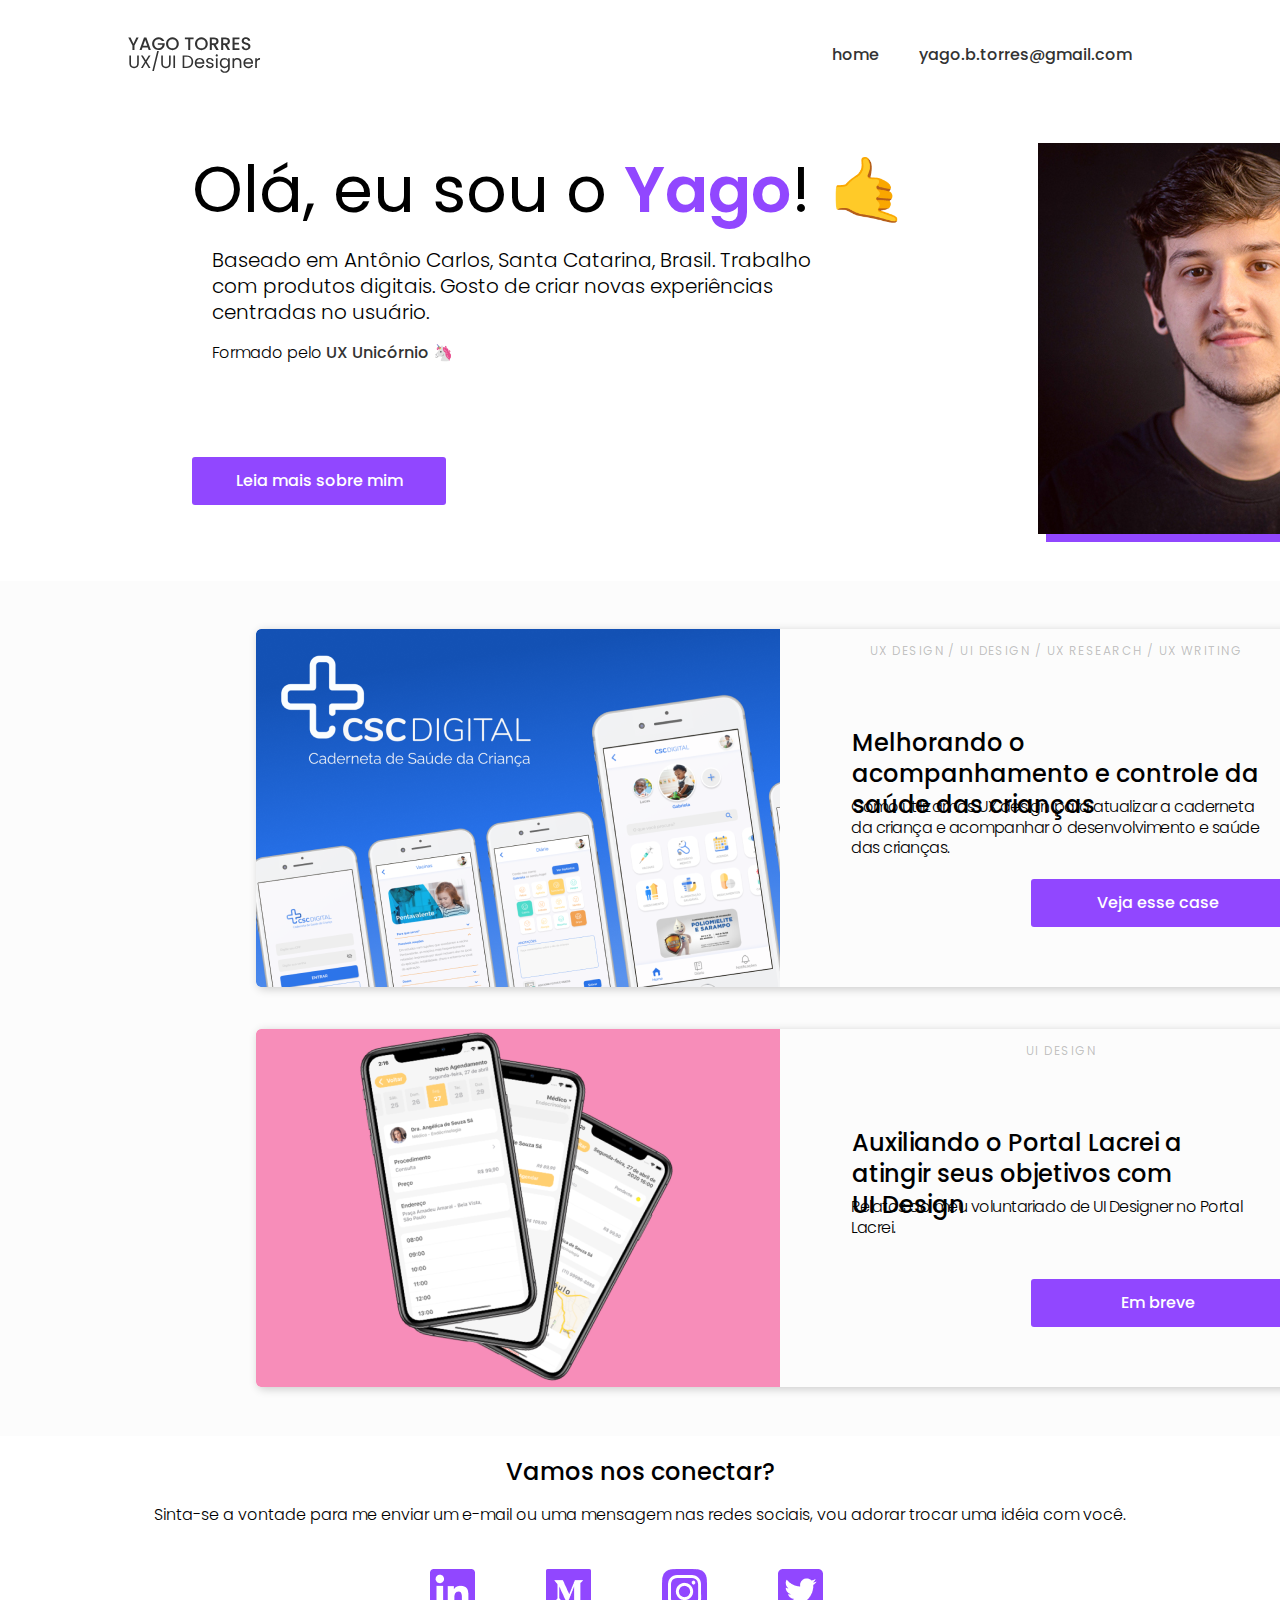
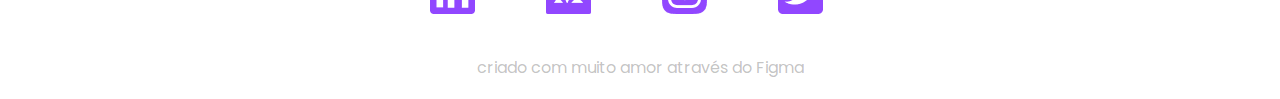
<file: index.html>
<html lang="pt-br">

<head>
    <meta charset="UTF-8">
    <meta http-equiv="X-UA-Compatible" content="IE=edge">
    <meta name="viewport" content="width=device-width, initial-scale=1.0">
    <title>Yago Torres - UX/UI Designer</title>
    <link rel="stylesheet" href=".//assets/css/normalize.css">
    <link rel="stylesheet" href=".//assets/css/style.css">
    <link rel="preconnect" href="https://fonts.gstatic.com">
    <link href="https://fonts.googleapis.com/css2?family=Poppins:ital,wght@0,100;0,200;0,300;0,400;0,500;0,600;0,700;0,800;0,900;1,100;1,200;1,300;1,400;1,500;1,600;1,700;1,800;1,900&display=swap" rel="stylesheet">

    <!-- Global site tag (gtag.js) - Google Analytics -->
    <script async src="https://www.googletagmanager.com/gtag/js?id=G-HQQ83TE7GB"></script>
    <script>
        window.dataLayer = window.dataLayer || [];
        function gtag() { dataLayer.push(arguments); }
        gtag('js', new Date());

        gtag('config', 'G-HQQ83TE7GB');
    </script>
    <!-- Hotjar Tracking Code for https://meu-portfolio-red.vercel.app -->
<script>
    (function(h,o,t,j,a,r){
        h.hj=h.hj||function(){(h.hj.q=h.hj.q||[]).push(arguments)};
        h._hjSettings={hjid:2372384,hjsv:6};
        a=o.getElementsByTagName('head')[0];
        r=o.createElement('script');r.async=1;
        r.src=t+h._hjSettings.hjid+j+h._hjSettings.hjsv;
        a.appendChild(r);
    })(window,document,'https://static.hotjar.com/c/hotjar-','.js?sv=');
</script>

</head>

<body>
    <header>
        <a class="logo" href="index.html"> <img src="assets/img/title.svg" alt="Yago Torres UX/UI Designer"> </a>
        <nav>
            <ul class="nav__links">
                <li><a href="index.html">home</a></li>
                <li><a href="mailto:yago.b.torres@gmail.com">yago.b.torres@gmail.com</a></li>
            </ul>
        </nav>
    </header>

    <main class="intro">
        <h1>Olá, eu sou o <span>Yago</span>! &#x1F919;</h1>
        <p>Baseado em Antônio Carlos, Santa Catarina, Brasil. Trabalho com produtos digitais. Gosto de criar novas experiências centradas no usuário.</p>
        <p class="unicornio">Formado pelo <a href="http://www.uxunicornio.com.br" target="_blank">UX Unicórnio</a> &#x1F984</p>
        <div class="foto"><img src="assets/img/yago_01.jpg" alt="Yago Torres"></div>
        <a href="sobre-mim.html"><button>Leia mais sobre mim</button></a>
    </main>

    <section class="works">
        <div class="work-1">
            <img src="assets/img/csc_digital_01.png" alt="CSC Digital">
            <small>UX DESIGN / UI DESIGN / UX RESEARCH / UX WRITING</small>
            <h3>Melhorando o acompanhamento e controle da saúde das crianças</h3>
            <p>Como utilizamos UX design para atualizar a caderneta da criança e acompanhar o desenvolvimento e saúde das crianças.</p>
            <a href="case-csc.html"><button>Veja esse case</button></a>
        </div>
        <div class="work-2">
            <img src="assets/img/lacrei_saude.png" alt="Lacrei Saúde">
            <small>UI DESIGN</small>
            <h3>Auxiliando o Portal Lacrei a atingir seus objetivos com UI Design</h3>
            <p>Relatos do meu voluntariado de UI Designer no Portal Lacrei.</p>
            <button>Em breve</button>
        </div>
    </section>

    <footer>
        <h3>Vamos nos conectar?</h3>
        <p>Sinta-se a vontade para me enviar um e-mail ou uma mensagem nas redes sociais, vou adorar trocar uma idéia com você.</p>
        <ul>
            <li><a href="https://www.linkedin.com/in/yagotorres/"><img src="assets/img/linkedin.png" alt="Linkedin"></a></li>
            <li><a href="https://yagotoorres.medium.com/"><img src="assets/img/medium.png" alt="Medium"></a></li>
            <li><a href="https://www.instagram.com/yag0torres/"><img src="assets/img/instagram.png" alt="Instagram"></a></li>
            <li><a href="https://twitter.com/yagotorres__/"><img src="assets/img/twitter.png" alt="Twitter"></a></li>
        </ul>
        <small>criado com muito amor através do Figma</small>
    </footer>
</body>

</html>
</file>
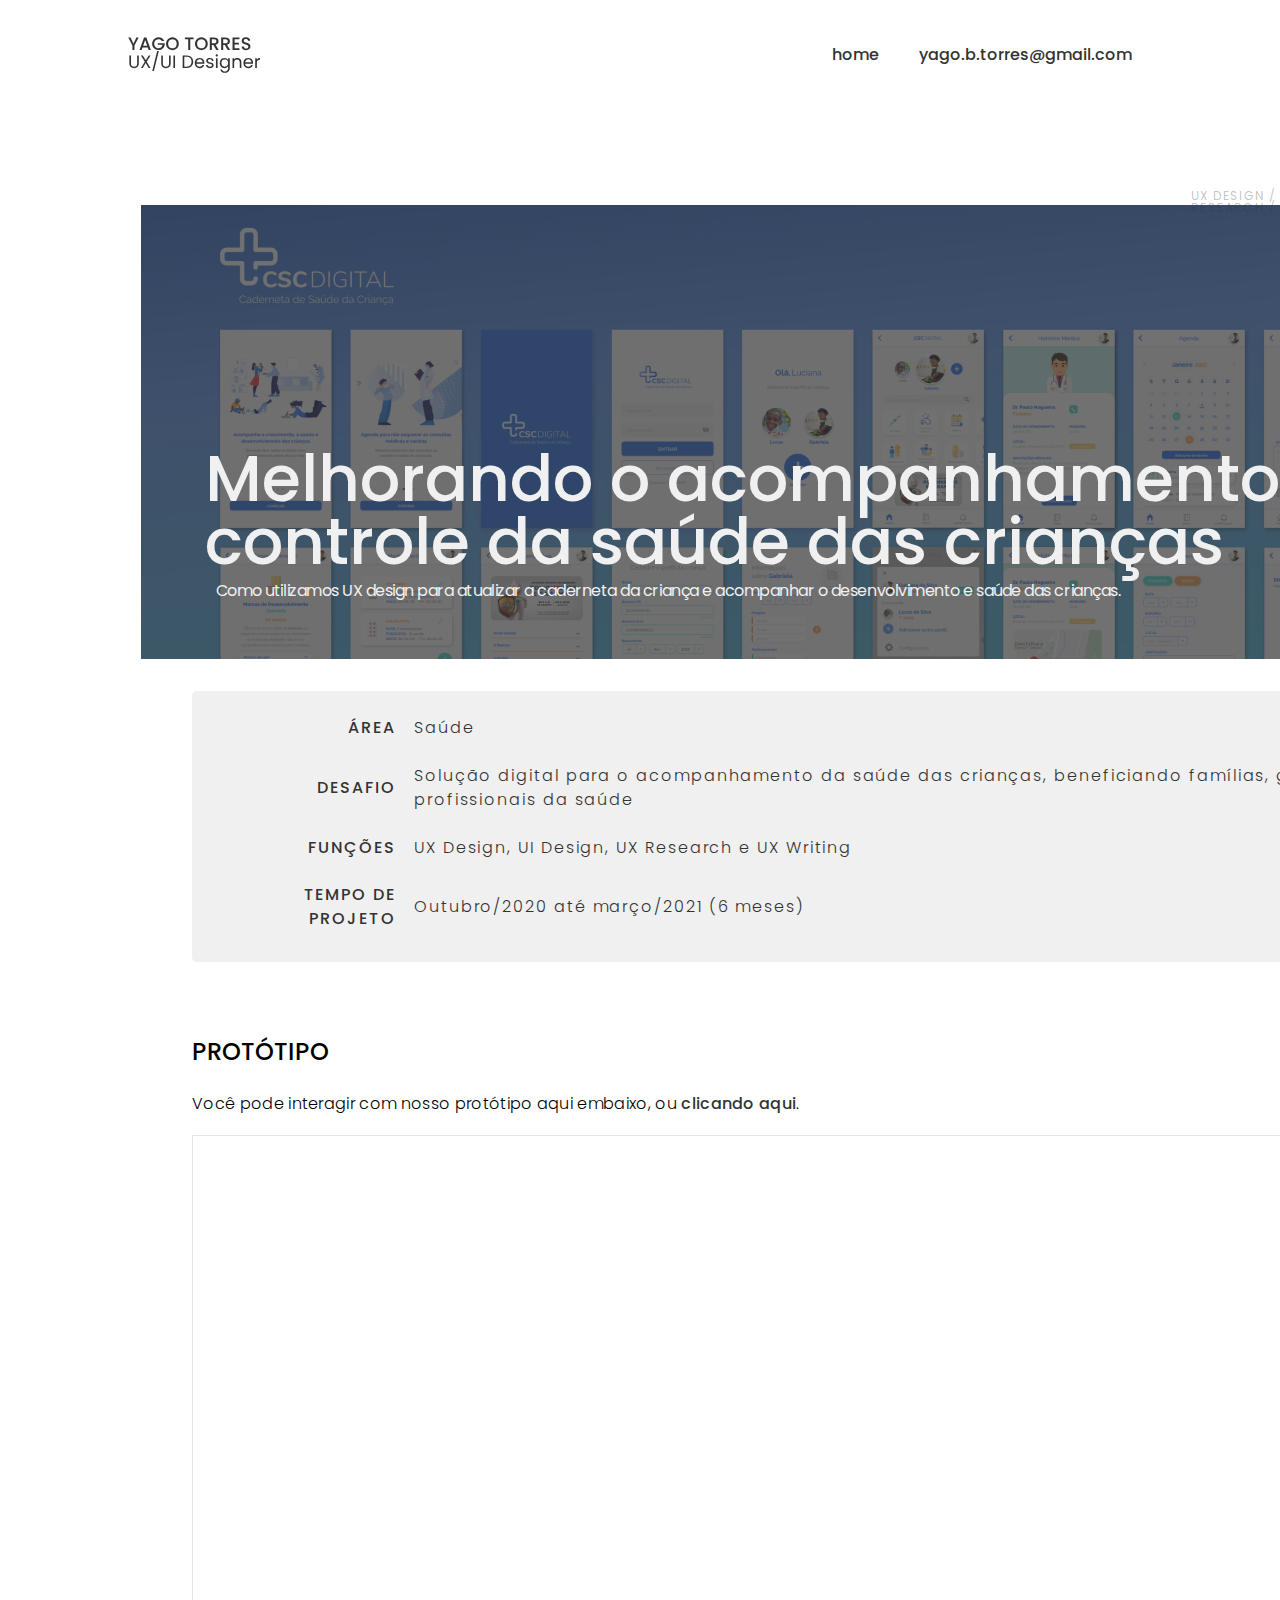
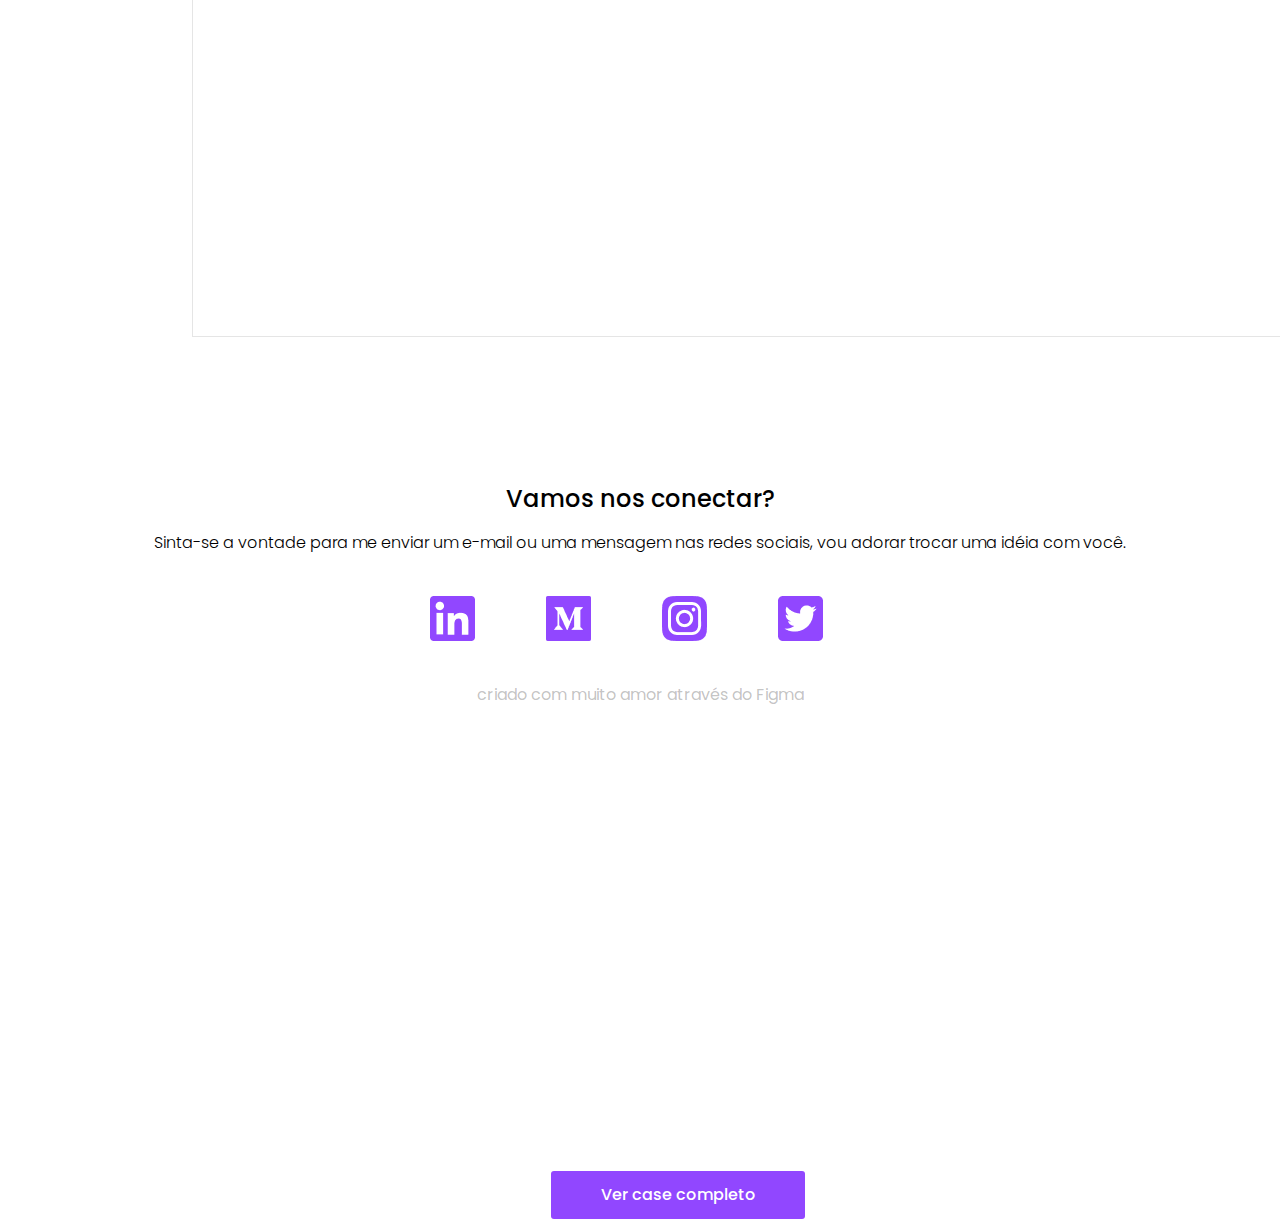
<file: case-csc.html>
<html lang="pt-br">

<head>
  <meta charset="UTF-8">
  <meta http-equiv="X-UA-Compatible" content="IE=edge">
  <meta name="viewport" content="width=device-width, initial-scale=1.0">
  <title>CSC Digital - Yago Torres - UX/UI Designer</title>
  <link rel="stylesheet" href=".//assets/css/normalize.css">
  <link rel="stylesheet" href=".//assets/css/style.css">
  <link rel="preconnect" href="https://fonts.gstatic.com">
  <link href="https://fonts.googleapis.com/css2?family=Poppins:ital,wght@0,100;0,200;0,300;0,400;0,500;0,600;0,700;0,800;0,900;1,100;1,200;1,300;1,400;1,500;1,600;1,700;1,800;1,900&display=swap" rel="stylesheet">
  <!-- Global site tag (gtag.js) - Google Analytics -->
  <script async src="https://www.googletagmanager.com/gtag/js?id=G-HQQ83TE7GB"></script>
  <script>
    window.dataLayer = window.dataLayer || [];
    function gtag() { dataLayer.push(arguments); }
    gtag('js', new Date());

    gtag('config', 'G-HQQ83TE7GB');
  </script>
  <!-- Hotjar Tracking Code for https://meu-portfolio-red.vercel.app -->
<script>
  (function(h,o,t,j,a,r){
      h.hj=h.hj||function(){(h.hj.q=h.hj.q||[]).push(arguments)};
      h._hjSettings={hjid:2372384,hjsv:6};
      a=o.getElementsByTagName('head')[0];
      r=o.createElement('script');r.async=1;
      r.src=t+h._hjSettings.hjid+j+h._hjSettings.hjsv;
      a.appendChild(r);
  })(window,document,'https://static.hotjar.com/c/hotjar-','.js?sv=');
</script>

</head>

<body>
  <header>
    <a class="logo" href="index.html"> <img src="assets/img/title.svg" alt="Yago Torres UX/UI Designer"> </a>
    <nav>
      <ul class="nav__links">
        <li><a href="index.html">home</a></li>
        <li><a href="mailto:yago.b.torres@gmail.com">yago.b.torres@gmail.com</a></li>
      </ul>
    </nav>
  </header>

  <main class="header">
    <small>UX DESIGN / UI DESIGN / UX RESEARCH / UX WRITING</small>
    <img src="assets/img/alta_fidelidade1.png" alt="CSC Digital">
    <h1>Melhorando o acompanhamento e controle da saúde das crianças</h1>
    <p>Como utilizamos UX design para atualizar a caderneta da criança e acompanhar o desenvolvimento e saúde das crianças.</p>
    <table>
      <tr>
        <td class="title">ÁREA</td>
        <td>Saúde</td>
      </tr>
      <tr>
        <td class="title">DESAFIO</td>
        <td>Solução digital para o acompanhamento da saúde das crianças, beneficiando famílias, governo e profissionais da saúde</td>
      </tr>
      <tr>
        <td class="title">FUNÇÕES</td>
        <td>UX Design, UI Design, UX Research e UX Writing</td>
      </tr>
      <tr>
        <td class="title">TEMPO DE PROJETO</td>
        <td>Outubro/2020 até março/2021 (6 meses)</td>
      </tr>
    </table>
  </main>

  <section class="prototipo">
    <h3>PROTÓTIPO</h3>
    <p>Você pode interagir com nosso protótipo aqui embaixo, ou <a href="https://www.figma.com/proto/0mdVv36aPa3OoY6AHhnpCa/CSC-Digital-1?node-id=346%3A1073&scaling=scale-down" target="_blank">clicando aqui</a>.</p>
    <iframe style="border: 1px solid rgba(0, 0, 0, 0.1);" width="1294" height="800" src="https://www.figma.com/embed?embed_host=share&url=https%3A%2F%2Fwww.figma.com%2Fproto%2F0mdVv36aPa3OoY6AHhnpCa%2FCSC-Digital-vs1%3Fnode-id%3D2375%253A11418%26viewport%3D590%252C-341%252C0.1490940898656845%26scaling%3Dscale-down%26page-id%3D2375%253A7699" allowfullscreen></iframe>
    <a class="btn-case" href="https://yagotoorres.medium.com/melhorando-o-acompanhamento-e-controle-da-saúde-das-crianças-d7d3659808d2" target="_blank"><button>Ver case completo</button></a>
  </section>

  <footer class="footer">
    <h3>Vamos nos conectar?</h3>
    <p>Sinta-se a vontade para me enviar um e-mail ou uma mensagem nas redes sociais, vou adorar trocar uma idéia com você.</p>
    <ul>
      <li><a href="https://www.linkedin.com/in/yagotorres/"><img src="assets/img/linkedin.png" alt="Linkedin"></a></li>
      <li><a href="https://yagotoorres.medium.com/"><img src="assets/img/medium.png" alt="Medium"></a></li>
      <li><a href="https://www.instagram.com/yag0torres/"><img src="assets/img/instagram.png" alt="Instagram"></a></li>
      <li><a href="https://twitter.com/yagotorres__/"><img src="assets/img/twitter.png" alt="Twitter"></a></li>
    </ul>
    <small>criado com muito amor através do Figma</small>
  </footer>
</body>

</html>
</file>
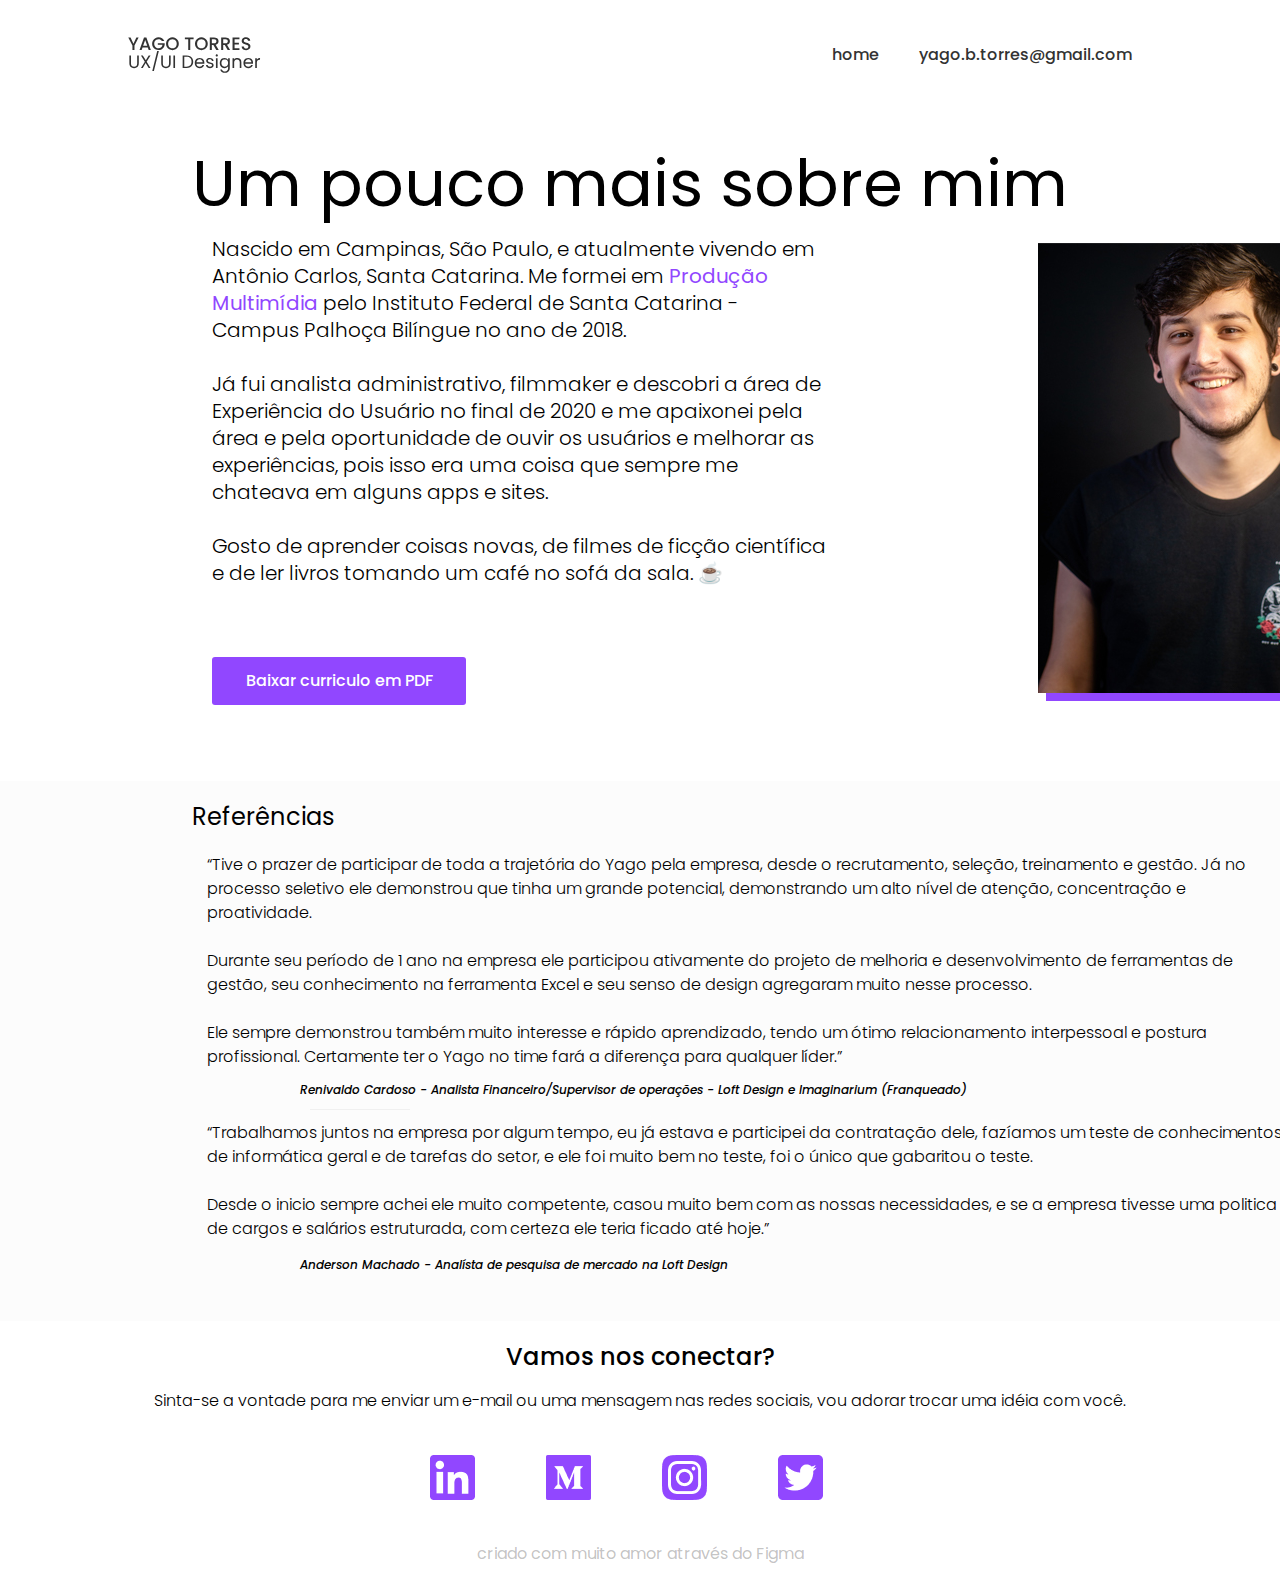
<file: sobre-mim.html>
<html lang="pt-br">

<head>
    <meta charset="UTF-8">
    <meta http-equiv="X-UA-Compatible" content="IE=edge">
    <meta name="viewport" content="width=device-width, initial-scale=1.0">
    <title>Sobre mim - Yago Torres - UX/UI Designer</title>
    <link rel="stylesheet" href=".//assets/css/normalize.css">
    <link rel="stylesheet" href=".//assets/css/style.css">
    <link rel="preconnect" href="https://fonts.gstatic.com">
    <link href="https://fonts.googleapis.com/css2?family=Poppins:ital,wght@0,100;0,200;0,300;0,400;0,500;0,600;0,700;0,800;0,900;1,100;1,200;1,300;1,400;1,500;1,600;1,700;1,800;1,900&display=swap" rel="stylesheet">
<!-- Global site tag (gtag.js) - Google Analytics -->
<script async src="https://www.googletagmanager.com/gtag/js?id=G-HQQ83TE7GB"></script>
<script>
  window.dataLayer = window.dataLayer || [];
  function gtag(){dataLayer.push(arguments);}
  gtag('js', new Date());

  gtag('config', 'G-HQQ83TE7GB');
</script>
<!-- Hotjar Tracking Code for https://meu-portfolio-red.vercel.app -->
<script>
    (function(h,o,t,j,a,r){
        h.hj=h.hj||function(){(h.hj.q=h.hj.q||[]).push(arguments)};
        h._hjSettings={hjid:2372384,hjsv:6};
        a=o.getElementsByTagName('head')[0];
        r=o.createElement('script');r.async=1;
        r.src=t+h._hjSettings.hjid+j+h._hjSettings.hjsv;
        a.appendChild(r);
    })(window,document,'https://static.hotjar.com/c/hotjar-','.js?sv=');
</script>

</head>

<body>
    <header>
        <a class="logo" href="index.html"> <img src="assets/img/title.svg" alt="Yago Torres UX/UI Designer"> </a>
        <nav>
            <ul class="nav__links">
                <li><a href="index.html">home</a></li>
                <li><a href="mailto:yago.b.torres@gmail.com">yago.b.torres@gmail.com</a></li>
            </ul>
        </nav>
    </header>

    <main class="sobre">
        <h1>Um pouco mais sobre mim</h1>
        <p>Nascido em Campinas, São Paulo, e atualmente vivendo em Antônio Carlos, Santa Catarina. Me formei em <span>Produção Multimídia</span> pelo Instituto Federal de Santa Catarina - Campus Palhoça Bilíngue no ano de 2018.<br><br>
            Já fui analista administrativo, filmmaker e descobri a área de Experiência do Usuário no final de 2020 e me apaixonei pela área e pela oportunidade de ouvir os usuários e melhorar as experiências, pois isso era uma coisa que sempre me chateava em alguns apps e sites.<br><br>
            Gosto de aprender coisas novas, de filmes de ficção científica e de ler livros tomando um café no sofá da sala. &#x2615</p>
        <div><img src="assets/img/yago_02.jpg" alt="Yago Torres"></div>
        <a href="assets/arquivos/Yago Torres.pdf" download="Yago Torres.pdf"><button>Baixar curriculo em PDF</button></a>
    </main>

    <section class="referencias">
        <h3>Referências</h3>
        <blockquote class="renivaldo-quote">“Tive o prazer de participar de toda a trajetória do Yago pela empresa, desde o recrutamento, seleção, treinamento e gestão. Já no processo seletivo ele demonstrou que tinha um grande potencial, demonstrando um alto nível de atenção, concentração e proatividade.<br><br>
            Durante seu período de 1 ano na empresa ele participou ativamente do projeto de melhoria e desenvolvimento de ferramentas de gestão, seu conhecimento na ferramenta Excel e seu senso de design agregaram muito nesse processo.<br><br>
            Ele sempre demonstrou também muito interesse e rápido aprendizado, tendo um ótimo relacionamento interpessoal e postura profissional. Certamente ter o Yago no time fará a diferença para qualquer líder.”</blockquote>
        <cite class="renivaldo-cite">Renivaldo Cardoso - Analista Financeiro/Supervisor de operações - Loft Design e Imaginarium (Franqueado)</cite>

        <blockquote class="anderson-quote">“Trabalhamos juntos na empresa por algum tempo, eu já estava e participei da contratação dele, fazíamos um teste de conhecimentos de informática geral e de tarefas do setor, e ele foi muito bem no teste, foi o único que gabaritou o teste.<br><br>
            Desde o inicio sempre achei ele muito competente, casou muito bem com as nossas necessidades, e se a empresa tivesse uma politica de cargos e salários estruturada, com certeza ele teria ficado até hoje.”</blockquote>
        <cite class="anderson-cite">Anderson Machado - Analísta de pesquisa de mercado na Loft Design</cite>
    </section>

    <footer>
        <h3>Vamos nos conectar?</h3>
        <p>Sinta-se a vontade para me enviar um e-mail ou uma mensagem nas redes sociais, vou adorar trocar uma idéia com você.</p>
        <ul>
            <li><a href="https://www.linkedin.com/in/yagotorres/"><img src="assets/img/linkedin.png" alt="Linkedin"></a></li>
            <li><a href="https://yagotoorres.medium.com/"><img src="assets/img/medium.png" alt="Medium"></a></li>
            <li><a href="https://www.instagram.com/yag0torres/"><img src="assets/img/instagram.png" alt="Instagram"></a></li>
            <li><a href="https://twitter.com/yagotorres__/"><img src="assets/img/twitter.png" alt="Twitter"></a></li>
        </ul>
        <small>criado com muito amor através do Figma</small>
    </footer>
</body>

</html>
</file>
<file: assets/css/style.css>
:root {
  --main-color: #9147ff;
  --main-white: #ffffff;
  --main-black: #333333;
}

* {
  font-family: "Poppins", Arial, Helvetica, sans-serif;
}

/* -----------------------------------------------
INDEX
-------------------------------------------------- */

/* HEADER */

header {
  display: flex;
  justify-content: space-between;
  align-items: center;
  padding: 30px 10%;
  background: var(--main-white);
  position: sticky;
  top: 0;
  z-index: 1;
}

.logo {
  cursor: pointer;
}

.nav__links,
a {
  font-weight: 500;
  text-decoration: none;
  color: var(--main-black);
}

.nav__links {
  list-style: none;
  display: flex;
}

.nav__links li {
  padding: 0px 20px;
}

.nav__links li a {
  transition: #333333 0.3s ease 0s;
}

.nav__links li a:hover,
a:hover {
  color: var(--main-color);
}

/* INTRO */

.intro {
  margin-left: 15%;
}

main h1 {
  font-weight: 400;
  font-size: 64px;
  margin-bottom: 8px;
}

main h1 span {
  color: var(--main-color);
  font-weight: 600;
}

main p {
  font-weight: 300;
  font-size: 20px;
  width: 614px;
  line-height: 130%;
  padding-left: 20px;
}

.unicornio {
  font-weight: 300;
  line-height: 99%;
  font-size: 16px;
}

.foto {
  position: absolute;
  top: 143px;
  margin-left: 846px;
  box-shadow: 8px 8px 0px 0px rgba(145, 71, 255, 1);
}

.intro button {
  margin-top: 80px;
  width: 254px;
  height: 48px;
  background: var(--main-color);
  color: var(--main-white);
  font-weight: 500;
  font-size: 16px;
  line-height: 99%;
  border-radius: 3px;
  border: none;
  cursor: pointer;
}

.intro button:hover {
  background: rgba(145, 71, 255, 0.9);
}

/* WORKS */

.works {
  position: relative;
  margin-top: 76px;
  background: #fcfcfc;
  height: 855px;
}

.work-1 {
  position: absolute;
  top: 48px;
  margin-left: 20%;
  width: 1078px;
  height: 358px;
  box-shadow: 2px 2px 10px 0px rgba(0, 0, 0, 0.2);
  border-radius: 5px;
}

.work-1 img {
  border-radius: 5px 0px 0px 5px;
}

.work-1 small {
  position: absolute;
  font-weight: 400;
  letter-spacing: 0.12em;
  color: rgba(51, 51, 51, 0.3);
  font-size: 12px;
  line-height: 99%;
  text-align: center;
  top: 16px;
  left: 614px;
}

.work-1 h3 {
  position: absolute;
  font-weight: 500;
  font-size: 24px;
  line-height: 130%;
  left: 596px;
  top: 74px;
  width: 413px;
  height: 63px;
}

.work-1 p {
  position: absolute;
  font-weight: 300;
  font-size: 16px;
  line-height: 130%;
  letter-spacing: -0.03em;
  left: 595px;
  top: 144px;
  padding-top: 8px;
  width: 412px;
  height: 62px;
}

.work-1 button {
  position: absolute;
  top: 200px;
  left: 775px;
  width: 254px;
  height: 48px;
  background: var(--main-color);
  color: var(--main-white);
  font-weight: 500;
  font-size: 16px;
  line-height: 99%;
  border-radius: 3px;
  border: none;
  cursor: pointer;
  margin-top: 50px;
}

.work-1 button:hover {
  background: rgba(145, 71, 255, 0.9);
}

.work-2 {
  position: absolute;
  top: 448px;
  margin-left: 20%;
  width: 1078px;
  height: 358px;
  box-shadow: 2px 2px 10px 0px rgba(0, 0, 0, 0.2);
  border-radius: 5px;
}

.work-2 img {
  border-radius: 5px 0px 0px 5px;
}

.work-2 small {
  position: absolute;
  font-weight: 400;
  letter-spacing: 0.12em;
  color: rgba(51, 51, 51, 0.3);
  font-size: 12px;
  line-height: 99%;
  text-align: center;
  top: 16px;
  left: 770px;
}

.work-2 h3 {
  position: absolute;
  font-weight: 500;
  font-size: 24px;
  line-height: 130%;
  left: 596px;
  top: 74px;
  width: 412px;
  height: 62px;
}

.work-2 p {
  position: absolute;
  font-weight: 300;
  font-size: 16px;
  line-height: 130%;
  letter-spacing: -0.03em;
  left: 595px;
  top: 144px;
  padding-top: 8px;
  width: 413px;
  height: 63px;
}

.work-2 button {
  position: absolute;
  top: 200px;
  left: 775px;
  width: 254px;
  height: 48px;
  background: var(--main-color);
  color: var(--main-white);
  font-weight: 500;
  font-size: 16px;
  line-height: 99%;
  border-radius: 3px;
  border: none;
  cursor: pointer;
  margin-top: 50px;
}

.work-2 button:hover {
  background: rgba(145, 71, 255, 0.9);
}

/* FOOTER */

footer {
  margin-top: 24px;
  position: relative;
  text-align: center;
}

footer h3 {
  font-weight: 500;
  font-size: 24px;
  line-height: 99%;
}

footer p {
  font-weight: 300;
  font-size: 16px;
  line-height: 99%;
}

footer ul {
  list-style: none;
}

footer ul li {
  padding: 30px 67px 30px 0;
  display: inline-block;
}

footer small {
  font-weight: 400;
  font-size: 16px;
  line-height: 99%;
  color: rgba(51, 51, 51, 0.3);
  padding-bottom: 20px;
}

/* -----------------------------------------------
SOBRE MIM
-------------------------------------------------- */

.sobre {
  margin-left: 15%;
}

.sobre h1 {
  font-weight: 400;
  font-size: 64px;
  line-height: 98%;
}

.sobre p {
  padding-left: 20px;
  font-weight: 300;
  font-size: 20px;
  line-height: 135%;
}

.sobre span {
  font-weight: 400;
  color: var(--main-color);
}

.sobre img {
  position: absolute;
  top: 143px;
  margin-top: 100px;
  margin-left: 846px;
  box-shadow: 8px 8px 0px 0px rgba(145, 71, 255, 1);
}

.sobre button {
  margin-top: 50px;
  width: 254px;
  height: 48px;
  background: var(--main-color);
  color: var(--main-white);
  font-weight: 500;
  font-size: 16px;
  line-height: 99%;
  border-radius: 3px;
  border: none;
  cursor: pointer;
  margin-left: 20px;
}

.sobre button:hover {
  background: rgba(145, 71, 255, 0.9);
}

/* REFERENCIAS */

.referencias {
  position: relative;
  margin-top: 76px;
  background: #fcfcfc;
  height: 540px;
}

.referencias h3 {
  position: absolute;
  margin-left: 15%;
  font-weight: 400;
  font-size: 24px;
  line-height: 99%;
}

.renivaldo-quote {
  position: absolute;
  width: 1077px;
  height: 102px;
  margin-left: 15%;
  padding-left: 15px;
  margin-top: 52px;
  top: 20px;
  font-weight: 300;
  font-size: 16px;
  line-height: 150%;
}

.renivaldo-cite {
  position: absolute;
  font-weight: 500;
  font-size: 12px;
  line-height: 150%;
  top: 300px;
  left: 300px;
}

.renivaldo-cite:after {
  content: "";
  display: block;
  width: 100px;
  height: 1px;
  background: #f0f0f0;
  margin: 10px;
}

.anderson-quote {
  position: absolute;
  width: 1077px;
  height: 102px;
  margin-left: 15%;
  padding-left: 15px;
  margin-top: 320px;
  top: 20px;
  font-weight: 300;
  font-size: 16px;
  line-height: 150%;
}

.anderson-cite {
  position: absolute;
  font-weight: 500;
  font-size: 12px;
  line-height: 150%;
  top: 475px;
  left: 300px;
}

/* -----------------------------------------------
                      CASE
-------------------------------------------------- */

.header {
  position: relative;
  top: 95px;
  left: 11%;
}

.header small {
  position: absolute;
  top: -15px;
  left: 1050px;
  font-weight: 400;
  font-size: 12px;
  line-height: 99%;
  letter-spacing: 0.12em;
  color: rgba(51, 51, 51, 0.3);
}

.header h1 {
  position: absolute;
  font-weight: 500;
  font-size: 64px;
  line-height: 98%;
  color: #f0f0f0;
  width: 1135px;
  top: 200px;
  left: 5%;
}

.header p {
  position: absolute;
  font-weight: 400;
  font-size: 16px;
  line-height: 130%;
  letter-spacing: -0.03em;
  color: #f0f0f0;
  width: 1135px;
  top: 360px;
  left: 4.3%;
}

table {
  margin-top: 32px;
  padding: 15px;
  background: #f0f0f0;
  border-radius: 5px;
  position: absolute;
  width: 1294px;
  height: 271px;
  left: 4%;
}

table .title {
  text-align: right;
  font-weight: 500;
  font-size: 16px;
  line-height: 150%;
  letter-spacing: 0.12em;
  color: var(--main-black);
}

table td {
  font-weight: 300;
  font-size: 16px;
  line-height: 150%;
  letter-spacing: 0.12em;
  color: var(--main-black);
  padding-left: 15px;
}

.prototipo {
  position: relative;
  top: 450px;
  margin-left: 15%;
}

.prototipo h3 {
  font-weight: 500;
  font-size: 24px;
}

.prototipo p {
  font-weight: 300;
  font-size: 16px;
  line-height: 180%;
  letter-spacing: 0.02em;
}

.prototipo button {
  position: absolute;
  margin-top: 834px;
  left: 33%;
  width: 254px;
  height: 48px;
  background: var(--main-color);
  color: var(--main-white);
  font-weight: 500;
  font-size: 16px;
  line-height: 99%;
  border-radius: 3px;
  border: none;
  cursor: pointer;
}

.prototipo button:hover {
  background: rgba(145, 71, 255, 0.9);
}

.footer {
  margin-top: 600px;
}
</file>
